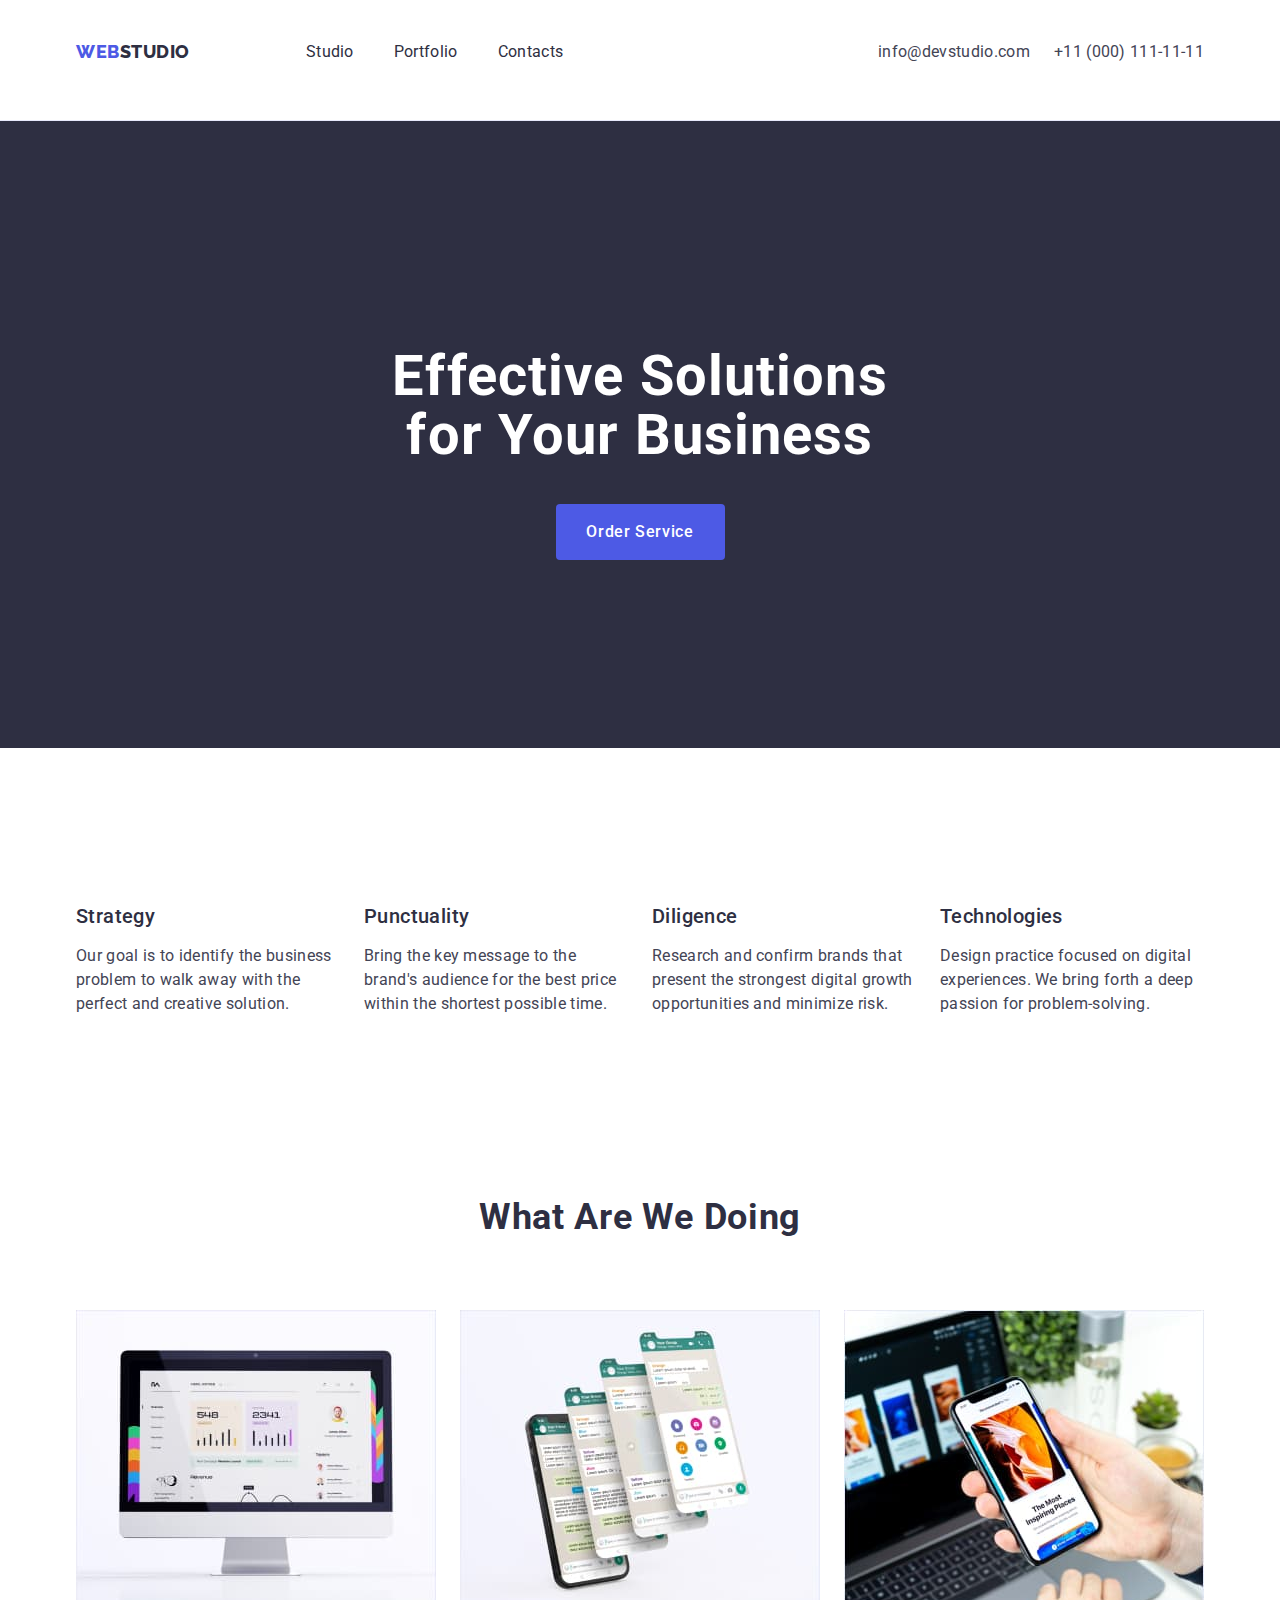
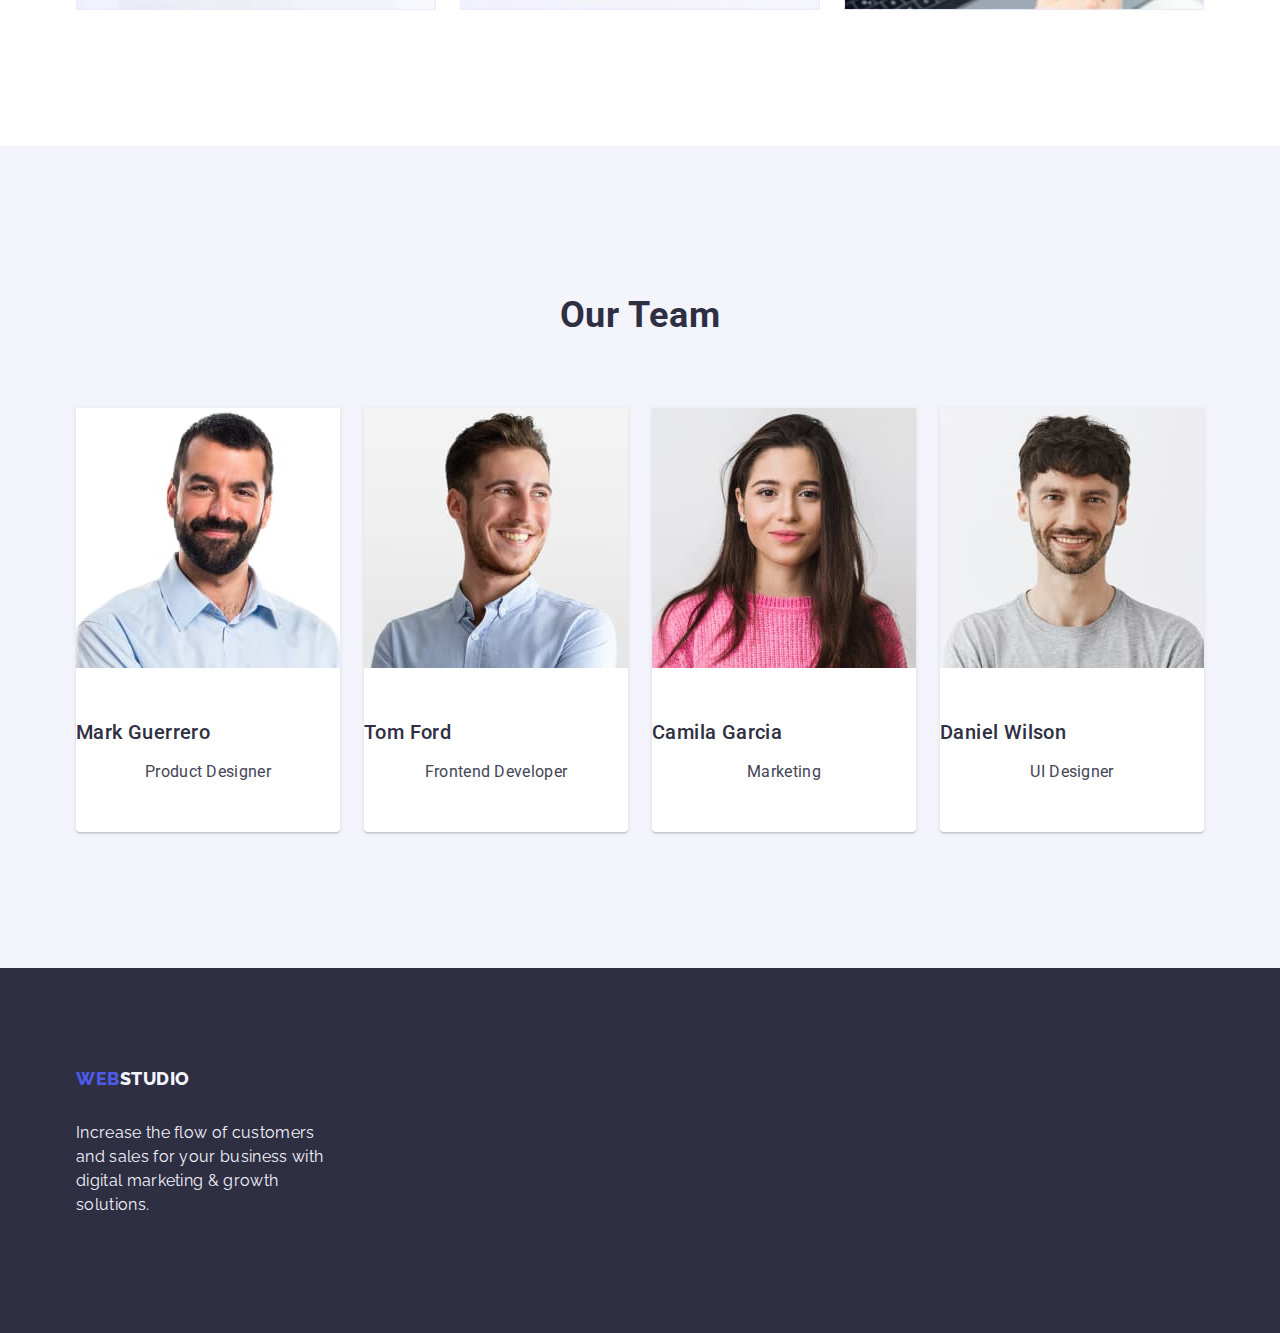
<file: index.html>
<!DOCTYPE html>
<html lang="en">
<head>
    <meta charset="UTF-8"/>
    <meta name="viewport" content="width=device-width, initial-scale=1.0"/>
    <link rel="stylesheet" href="https://cdnjs.cloudflare.com/ajax/libs/modern-normalize/2.0.0/modern-normalize.min.css" crossorigin="anonymous" referrerpolicy="no-referrer" />
    <link rel="preconnect" href="https://fonts.googleapis.com"/>
    <link rel="preconnect" href="https://fonts.gstatic.com" crossorigin/>
    <link href="https://fonts.googleapis.com/css2?family=Raleway:wght@800&family=Roboto:wght@400;500;700;900&display=swap" rel="stylesheet"/>
    <link rel="stylesheet" href="./css/styles.css"/>
    <title>Web Studio</title>
</head>
  <body>
    <!-- header section-->
    <header class="top-header">
      <div class="container header-container">
        <!-- navigation bar -->
        <nav class="main-navigation-container">
          <!-- logo -->
          <a class="logo link" href="./index.html"
            >Web<span class="part-of-logo">Studio</span>
          </a>
          <!-- studio, portofolio, contacts -->
          <ul class="navigation-list list">
            <li>
              <a class="nav-link link" href="./index.html">Studio</a>
            </li>
            <li>
              <a class="nav-link link" href="./portfolio.html">Portfolio</a>
            </li>
            <li>
              <a class="nav-link link" href="">Contacts</a>
            </li>
          </ul>
        </nav>
        <!-- contact adress section -->
        <address class="address-container">
          <ul class="list">
            <li>
              <a class="address-link link" href="mailto:info@devstudio.com"
                >info@devstudio.com</a
              >
            </li>
            <li>
              <a class="address-link link" href="tel:+110001111111"
                >+11 (000) 111-11-11</a
              >
            </li>
          </ul>
        </address>
      </div>
    </header>
    <main>
      <!--hero section-->
      <section class="hero">
        <!--Hero-->
        <div class="hero-container container">
          <h1 class="effective">Effective Solutions for Your Business</h1>
          <button class="button" type="button">Order Service</button>
        </div>
      </section>
      <!--two section-->
      <section class="two-section">
        <div class="container">
          <h2 class="visually-hidden">Title</h2>
          <ul class="list">
            <li class="position">
              <h3 class="strategy">Strategy</h3>
              <p class="phara">
                Our goal is to identify the business problem to walk away with
                the perfect and creative solution.
              </p>
            </li>
            <li class="position">
              <h3 class="strategy">Punctuality</h3>
              <p class="phara">
                Bring the key message to the brand's audience for the best price
                within the shortest possible time.
              </p>
            </li>
            <li class="position">
              <h3 class="strategy">Diligence</h3>
              <p class="phara">
                Research and confirm brands that present the strongest digital
                growth opportunities and minimize risk.
              </p>
            </li>
            <li class="position">
              <h3 class="strategy">Technologies</h3>
              <p class="phara">
                Design practice focused on digital experiences. We bring forth a
                deep passion for problem-solving.
              </p>
            </li>
          </ul>
        </div>
      </section>
      <!--three section-->
      <section class="three-section">
        <div class="main2-container container">
          <h2 class="what">What are we doing</h2>
          <ul class="list-image list">
            <li class="image">
              <img
                src="./images/monitor.jpg"
                alt="un-ecran-de-calculator"
                width="360"
                height="300"
              />
            </li>
            <li class="image">
              <img
                src="./images/telefoane.jpg"
                alt="sunt-3-monitoare-intr-un-ecran"
                width="360"
                height="300"
              >
            </li>
            <li class="image">
              <img
                src="./images/telefon.jpg"
                alt="tine-in-mana-un-android"
                width="360"
                height="300"
              >
            </li>
          </ul>
        </div>
      </section>
      <!--four section Our team-->
      <section class="section-four-container">
        <div class="container">
          <h2 class="what">Our Team</h2>
          <ul class="four list">
              <li class="team">
                <img
                  src="./images/Mark.jpg"
                  alt="barbatul-mark"
                  width="264"
                  class="photo"
                />
                <div class="team-container"><h3 class="strategy">Mark Guerrero</h3>
                <p class="phara p-team">Product Designer</p>
              </div></li>
              <li class="team">
                <img
                  src="./images/tom.jpg"
                  alt="domnul-tom"
                  width="264"
                  class="photo"
                />
                <div class="team-container"><h3 class="strategy">Tom Ford</h3>
                <p class="phara p-team">Frontend Developer</p>
            </div>
               </li> 
              <li class="team">
                <img
                  src="./images/camila.jpg"
                  alt="domnisoara-camila"
                  width="264"
                  class="photo"
                />
                <div class="team-container"><h3 class="strategy">Camila Garcia</h3>
                <p class="phara p-team">Marketing</p>
              </div></li>
              <li class="team">
                <img
                  src="./images/daniel.jpg"
                  alt="domnul-daniel"
                  width="264"
                  class="photo"
                />
                <div class="team-container"><h3 class="strategy">Daniel Wilson</h3>
                <p class="phara p-team">UI Designer</p></div>
              </li></div></ul>
        </div>
      </section>
    </main>
    <footer class="footer-container">
      <div class="container"><a href="./index.html" class="logo link"
        >Web<span class="logo-footer-p">Studio</span></a
      >
      <p class="footer-additional-description">
        Increase the flow of customers and sales for your business with digital
        marketing & growth solutions.
      </p></div>
    </footer>
  </body>
</html>
</file>
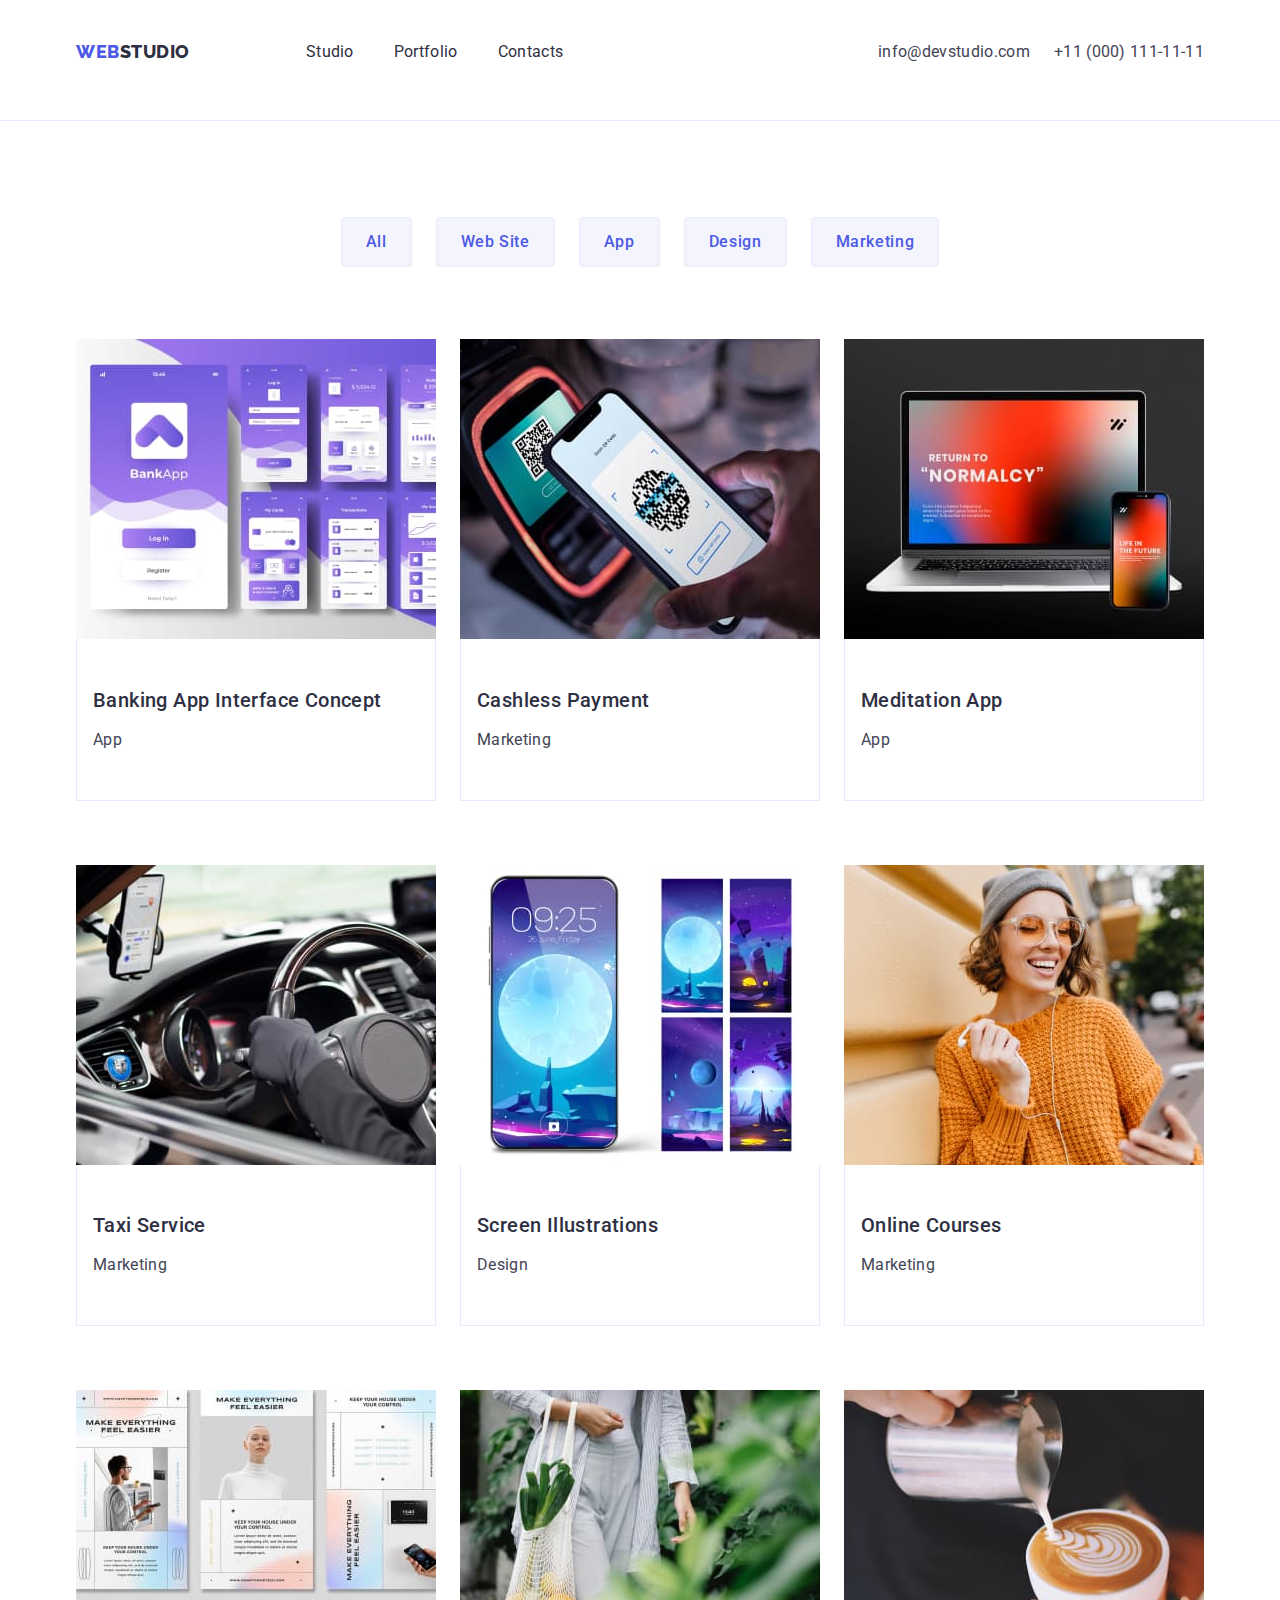
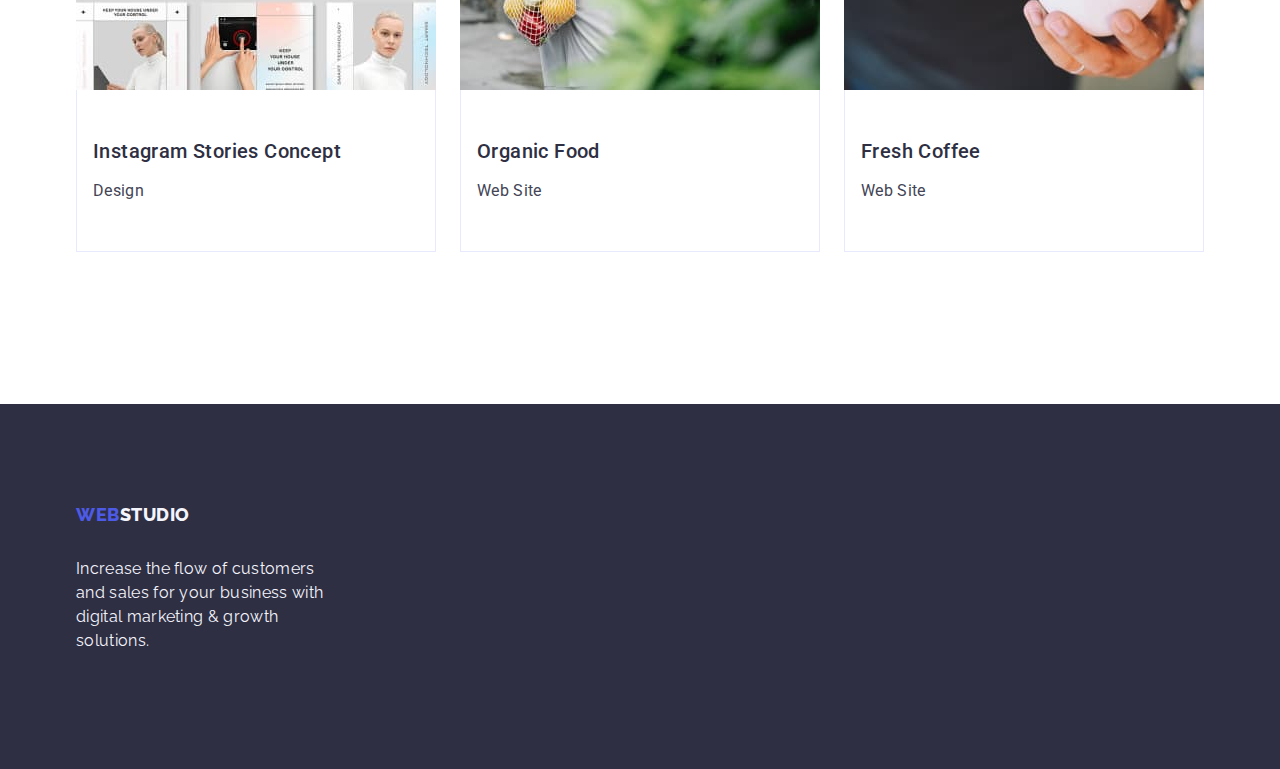
<file: portfolio.html>
<!DOCTYPE html>
<html lang="en">
  <head>
    <meta charset="UTF-8" />
    <meta name="viewport" content="width=device-width, initial-scale=1.0" />
    <link
      rel="stylesheet"
      href="https://cdnjs.cloudflare.com/ajax/libs/modern-normalize/2.0.0/modern-normalize.min.css"
      crossorigin="anonymous"
      referrerpolicy="no-referrer"
    />
    <link rel="preconnect" href="https://fonts.googleapis.com" />
    <link rel="preconnect" href="https://fonts.gstatic.com" crossorigin />
    <link
      href="https://fonts.googleapis.com/css2?family=Raleway:wght@800&family=Roboto:wght@400;500;700;900&display=swap"
      rel="stylesheet"
    />
    <link rel="stylesheet" href="./css/styles.css" />
    <title>Portfolio</title>
  </head>

  <body class="body-section">
    <!-- header section -->
    <header class="top-header">
      <!-- navigation bar -->
      <div class="container header-container">
        <nav class="main-navigation-container">
          <!-- logo -->
          <a class="logo link" href="./index.html"
            >Web<span class="part-of-logo">Studio</span>
          </a>
          <!-- studio, portofolio, contacts -->
          <ul class="navigation-list list">
            <li>
              <a class="nav-link link" href="./index.html">Studio</a>
            </li>
            <li>
              <a class="nav-link link" href="./portfolio.html">Portfolio</a>
            </li>
            <li>
              <a class="nav-link link" href="">Contacts</a>
            </li>
          </ul>
        </nav>
        <!-- contact adress section -->
        <address class="address-container">
          <ul class="list">
            <li>
              <a class="address-link link" href="mailto:info@devstudio.com"
                >info@devstudio.com</a
              >
            </li>
            <li>
              <a class="address-link link" href="tel:+110001111111"
                >+11 (000) 111-11-11</a
              >
            </li>
          </ul>
        </address>
      </div>
    </header>
    <main>
      <!--Buton section-->
      <section class="porto-section">
        <div class="div-porto container">
          <h1 class="visually-hidden">titlu</h1>
          <ul class="porto-list list">
            <li><button class="navi-menu" type="button">All</button></li>
            <li>
              <button class="navi-menu" type="button">Web Site</button>
            </li>
            <li><button class="navi-menu" type="button">App</button></li>
            <li><button class="navi-menu" type="button">Design</button></li>
            <li>
              <button class="navi-menu" type="button">Marketing</button>
            </li>
          </ul>
          <!-- image section -->
          <ul class="image-section list">
            <li class="aspect-image">
              <a href="" class="link">
                <img
                  src="./images/web-design.jpg"
                  alt="Page-design"
                  width="360"
                />
                <div class="container-elements">
                  <h2 class="portfolio-titles">
                    Banking App Interface Concept
                  </h2>
                  <p class="phara">App</p>
                </div></a
              >
            </li>
            <li class="aspect-image">
              <a href="" class="link">
                <img
                  src="./images/telefon-qr.jpg"
                  alt="pay-phone"
                  width="360"
                />
                <div class="container-elements">
                  <h2 class="portfolio-titles">Cashless Payment</h2>
                  <p class="phara">Marketing</p>
                </div></a
              >
            </li>
            <li class="aspect-image">
              <a href="" class="link">
                <img
                  src="./images/laptop-telefon.jpg"
                  alt="Laptop-phone"
                  width="360"
                />
                <div class="container-elements">
                  <h2 class="portfolio-titles">Meditation App</h2>
                  <p class="phara">App</p>
                </div></a
              >
            </li>
            <li class="aspect-image">
              <a href="" class="link">
                <img src="./images/taxi.jpg" alt="taxi" width="360" />
                <div class="container-elements">
                  <h2 class="portfolio-titles">Taxi Service</h2>
                  <p class="phara">Marketing</p>
                </div></a
              >
            </li>
            <li class="aspect-image">
              <a href="" class="link">
                <img src="./images/blue-phone.jpg" alt="design" width="360" />
                <div class="container-elements">
                  <h2 class="portfolio-titles">Screen Illustrations</h2>
                  <p class="phara">Design</p>
                </div></a
              >
            </li>
            <li class="aspect-image">
              <a href="" class="link">
                <img src="./images/girl.jpg" alt="online-corse" width="360" />
                <div class="container-elements">
                  <h2 class="portfolio-titles">Online Courses</h2>
                  <p class="phara">Marketing</p>
                </div></a
              >
            </li>
            <li class="aspect-image">
              <a href="" class="link">
                <img src="./images/page.jpg" alt="Instagram" width="360" />
                <div class="container-elements">
                  <h2 class="portfolio-titles">Instagram Stories Concept</h2>
                  <p class="phara">Design</p>
                </div></a
              >
            </li>
            <li class="aspect-image">
              <a href="" class="link">
                <img src="./images/fruit.jpg" alt="organic-food" width="360" />
                <div class="container-elements">
                  <h2 class="portfolio-titles">Organic Food</h2>
                  <p class="phara">Web Site</p>
                </div></a
              >
            </li>
            <li class="aspect-image">
              <a href="" class="link">
                <img src="./images/caffe.jpg" alt="coffee" width="360" />
                <div class="container-elements">
                  <h2 class="portfolio-titles">Fresh Coffee</h2>
                  <p class="phara">Web Site</p>
                </div></a
              >
            </li>
          </ul>
        </div>
      </section>
    </main>
    <footer class="footer-container">
      <div class="container">
        <a href="./index.html" class="logo link"
          >Web<span class="logo-footer-p">Studio</span></a
        >
        <p class="footer-additional-description">
          Increase the flow of customers and sales for your business with
          digital marketing & growth solutions.
        </p>
      </div>
    </footer>
  </body>
</html>
</file>
<file: css/styles.css>
:root{
    --IRIS: #4D5AE5;
        --NAVY-BLUE: #2E2F42;
        --WHITE: #FFFFFF;
        --SLATE: #434455;
        --CLOUD: #F4F4FD;
        --OCEAN: #404BBF;
        --cornflower:#e7e9fc;
}
img{
    display: block;
}
.logo {
    margin-right: 76px;
    color: var(--IRIS);         
        font-size: 18px;
        font-family: "Raleway", sans-serif;
        font-weight: 800;
        text-transform: uppercase;
        line-height: 1.17;
        text-decoration: none; 
        letter-spacing: 0.03em;
        display: inline-block;
        margin-bottom: 16px;
}

.part-of-logo {
        color: #2e2f42;
        font-size: 18px;
        font-family: Raleway;
        font-weight: 800;
        text-transform: uppercase;
        line-height: 1.17;
        letter-spacing: 0.03em
}
.top-header {
    border-bottom: 1px solid #e7e9fc;

}
.container{
    padding-left: 15px;
    padding-right: 15px;
    width: 1158px;
    margin: 0 auto;
    align-content: center;
}
.header-container{
    display: flex;
    justify-content: space-between;
}
.main-navigation-container{
    display: flex;
    gap: 40px;
    align-items: center;
}
ul{
    list-style: none;
    text-decoration: none;
}
/* section body style */
.body-section{
    font-family: "Roboto", sans-serif;
    color: var(--SLATE);
    background-color: var(--WHITE);

}
.link {
    text-decoration: none;
    display: inline-block;
    margin-bottom: 16px;
    
}
.link:hover{
    color: #404bbf;
}
.link:focus{
    color: #404bbf;
}
.address-list{
    display: flex;
    gap: 40px;
}

.list li:last-child {
    margin-right: 0;
}

.list {
    list-style: none;
    display: flex;
    gap: 24px;
    padding: 0;
}
.address-container {
    font-style: normal;
    list-style-type: none;
    display: flex;
    align-items: center;
    gap: 24px;
}

.address-link {
    line-height: 1.5;
    letter-spacing: 0.02em;
    color: var(--SLATE);
}

.address-link:hover {
    color:#404bbf
}
.hero {
    background-color: var(--NAVY-BLUE);
    padding: 188px 0 188px;

}

.hero-container{
    display: flex;
        flex-direction: column;
        align-items: center;
        justify-content: center;
}
.aparence{
    font-size: 56px;
    line-height: 1.07;
    text-align: center;
    letter-spacing: 0.02em;
    color: #ffffff;
} 
/*buttons section*/
.porto-section{
    padding-top: 96px;
    padding-bottom: 120px;
}
.porto-list{
    display: flex;
    justify-content: center;
    gap: 24px;
    margin: 0 auto;
    margin-bottom: 72px;
}
.navigation-list{
    font-style: normal;
        list-style-type: none;
        display: flex;
        align-items: center;
        gap: 40px;

}
.navi-menu {
    font-family: "Roboto", sans-serif;
    font-weight: 500;
    font-size: 16px;
    line-height: 1.5;
    letter-spacing: 0.04em;
    color: var(--IRIS);
    background-color: #f4f4fd;
    cursor: pointer;
    padding: 12px 24px;
    border-radius: 4px;
    border: 1px solid #e7e9fc;
}

.navi-menu:hover {
    color: #fff;
    background-color: #404bbf;
    border: 1px solid transparent;
}

.navi-menu:focus {
    color: #fff;
    background-color: #404bbf;
    border: 1px solid transparent;
}

/*Button - first section*/

.button {
    background-color: #4D5AE5;
    font-family: "Roboto", sans-serif;
    font-weight: 500;
    font-size: 16px;
    line-height: 1.5;
    letter-spacing: 0.04em;
    color: #fff;
    cursor: pointer;
    display: block;
    min-width: 169px;
    height: 56px;
    border:none;
    border-radius: 4px;
}

.image-section{
    display: flex;
    flex-wrap: wrap;
    column-gap: 24px;
    row-gap: 48px;
    padding: 0;
}
.aspect-image{
    flex-basis: calc((100% - 48px) / 3);
}
.button:hover,
.button:focus {
    background-color: #404bbf;
}
.container-elements{
    padding: 32px 16px;
    border: 1px solid var(--cornflower);
    border-top: none;
}
.portfolio-titles{
    margin-bottom: 8px;
}

/*section 2*/
.position {
    width: 100%;
    min-width: 264px;
}
.two-section{
    padding-top: 120px;
    padding-bottom: 120px;
}
.title-list {
    font-weight: 500;
    font-size: 20px;
    line-height: 1.2;
    letter-spacing: 0.02em;
    color: #2e2f42;
}



a{
    text-decoration: none;
}
.footer-container {
    background-color: var(--NAVY-BLUE);
    font-family: 'Raleway', sans-serif;
    line-height: 1.17;
    padding:100px 0;
}
 .logo-footer-p {
     color: #f4f4fd;
 }
body {
    font-family: "Roboto", sans-serif;
    color: #434455;
    background-color:var(--WHITE);
}
.nav-link {
    text-decoration: none;
font-size: 16px;
    font-weight: 400;
    /* margin: 0; */
    line-height: 1.5;
    letter-spacing: 0.02em;
    color: #2E2F42;
    padding: 24px 0;
}
.nav-link:hover {
    color: #404bbf;

}
.nav-link:focus {
    color: #404bbf;
}
.portfolio-titles{
    font-weight: 500;
        font-size: 20px;
        line-height: 1.2;
        letter-spacing: 0.02em;
        color:var(--NAVY-BLUE);
        margin-bottom: 8px;
}
/* index section one*/
.effective {
    font-size: 56px;
    line-height: 1.07;
    text-align:center;
    letter-spacing: 0.02em;
    color: #ffffff;
    max-width: 496px;
}
 /* index section two */
 .what {
    font-size: 36px;
        line-height: 1.11;
        text-align: center;
        letter-spacing: 0.02em;
        text-transform: capitalize;
        color: var(--NAVY-BLUE);
        margin-bottom: 72px;
 }
 .visually-hidden {
     position: absolute;
     width: 1px;
     height: 1px;
     margin: -1px;
     padding: 0;
     white-space: nowrap;
     clip-path: inset(100%);
     overflow: hidden;
     clip: rect(0, 0, 0, 0);
     border: 0;
 }
 .phara {
    font-size: 16px;
    line-height: 1.5;
    letter-spacing: 0.02em;
    color: var(--SLATE);
 }
 .p-team {
     text-align: center;
 }
 /* index section three */
 .list-image {
     display: flex;
     gap: 24px;
 }
 .image{
    flex-basis: calc((100%-48) / 3);
}
 .three-section{
    padding-bottom: 120px;
 }
 .strategy {
        font-weight: 500;
        font-size: 20px;
        line-height: 1.2;
        letter-spacing: 0.02em;
        color: #2e2f42;
        margin-bottom: 8px;

 }
 /* index section four */
 .section-four-container {
    background-color: #f4f4fd;
    padding: 120px 0;
 }
 .team-container{
    padding: 32px 0;
 }
 .four{
    display: flex;
    gap: 24px;
 }
 .name{
    background-color: #ffffff;
 }
 .white-title{
    background-color: #FFFFFF;
 }
 .footer-additional-description {
    line-height: 1.5;
    color:var(--CLOUD);
    letter-spacing: 0.02em;
    max-width: 264px;
 }
.team {
    width: calc(100% - 72px) / 4;
        border-radius: 0px 0px 4px 4px;
        background: var(--WHITE, #fff);
        box-shadow: 0px 2px 1px 0px rgba(46, 47, 66, 0.08),
            0px 1px 1px 0px rgba(46, 47, 66, 0.16),
            0px 1px 6px 0px rgba(46, 47, 66, 0.08);
}
</file>
